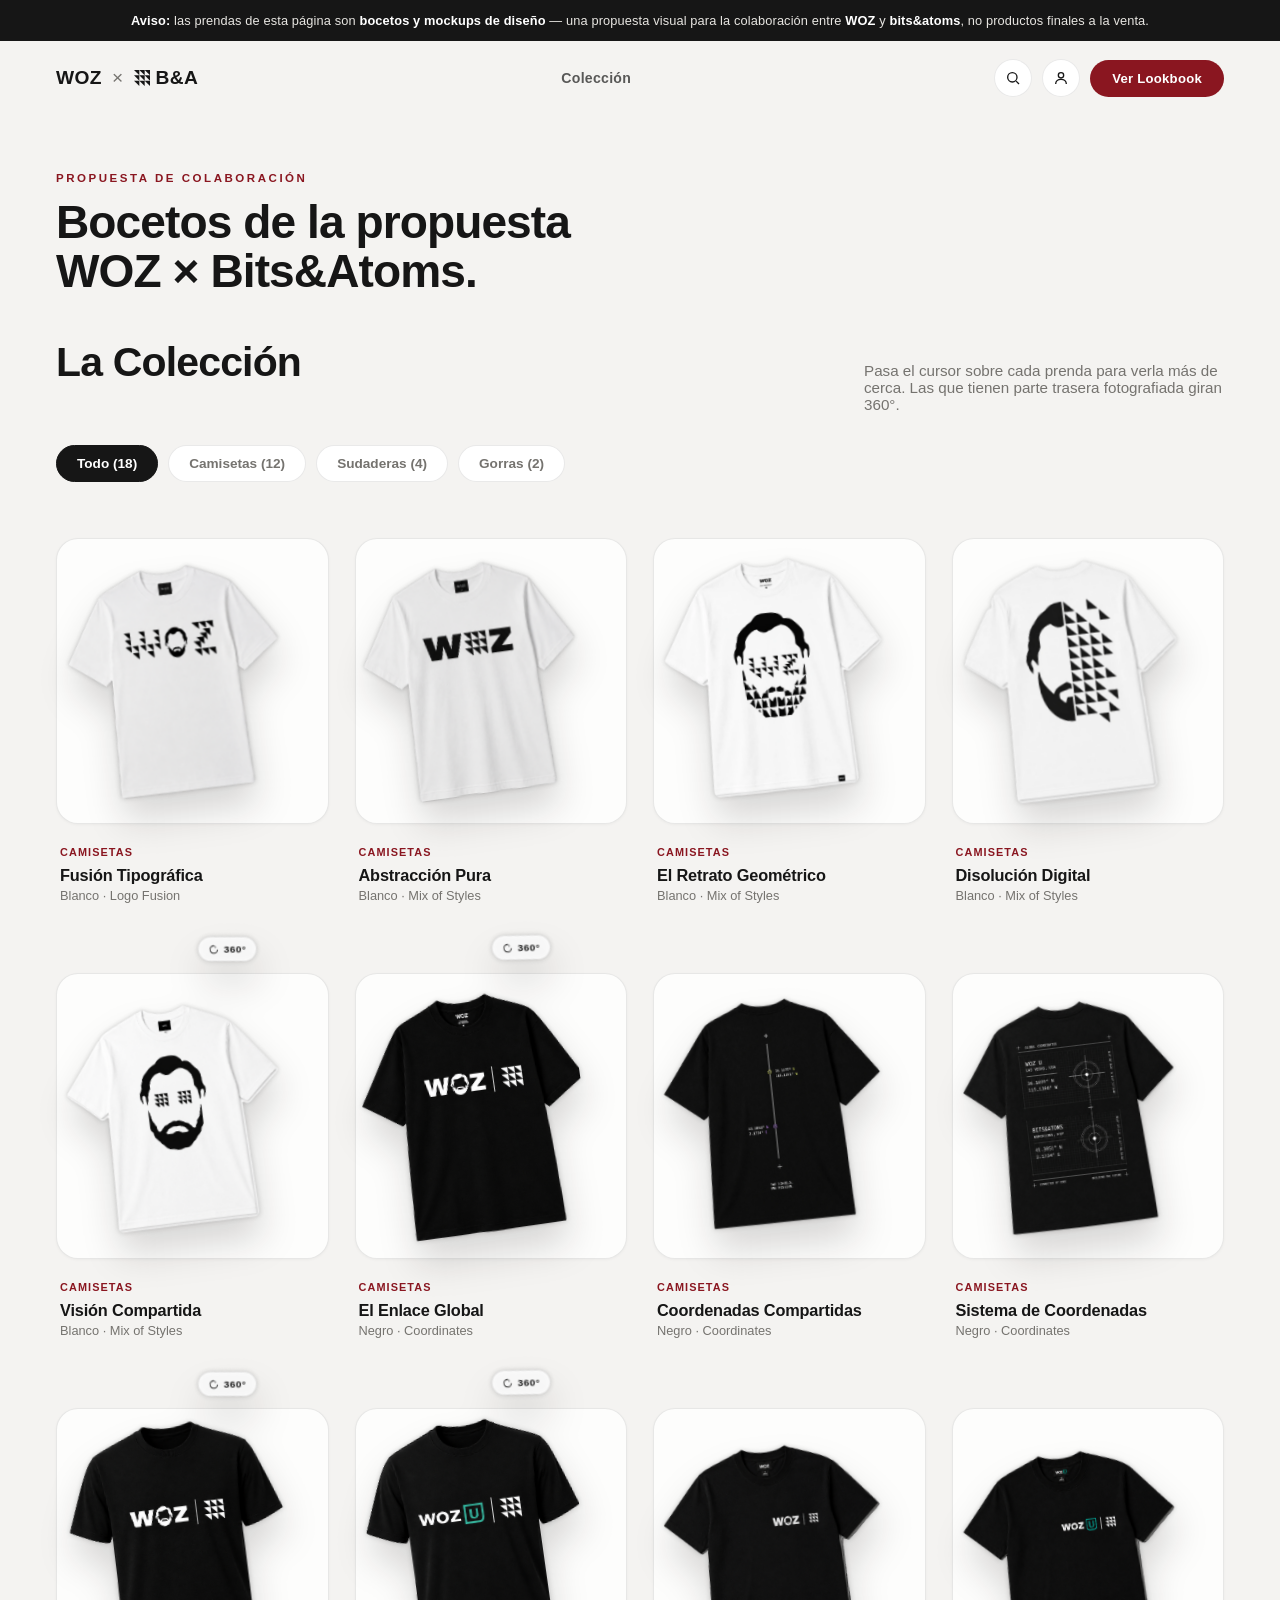
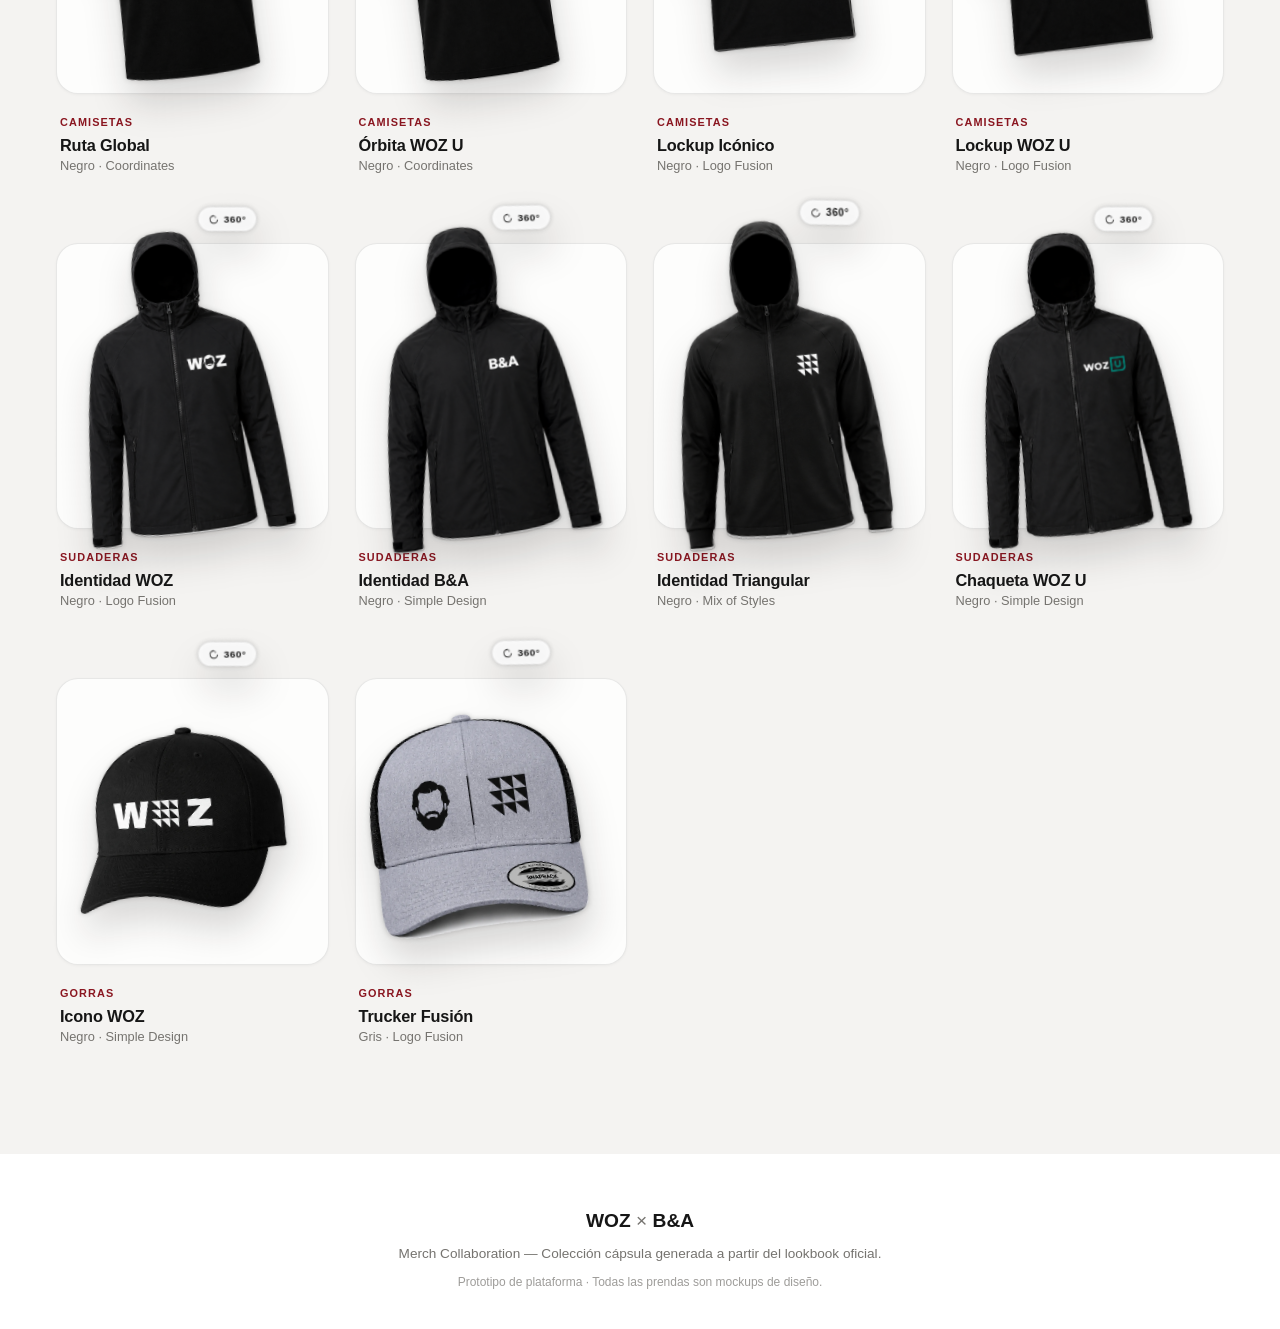
<file: index.html>
<!DOCTYPE html>
<html lang="es">
<head>
<meta charset="UTF-8">
<meta name="viewport" content="width=device-width, initial-scale=1.0">
<title>WOZ × B&A — Merch Collaboration</title>
<link rel="stylesheet" href="styles.css?v=10">
</head>
<body>

<div class="disclaimer-banner" role="note">
  <p><strong>Aviso:</strong> las prendas de esta página son <strong>bocetos y mockups de diseño</strong> — una propuesta visual para la colaboración entre <strong>WOZ</strong> y <strong>bits&amp;atoms</strong>, no productos finales a la venta.</p>
</div>

<header class="site-header" id="siteHeader">
  <div class="header-inner">
    <a href="#top" class="logo-lockup">
      <span class="logo-woz">WOZ</span>
      <span class="logo-x">×</span>
      <span class="logo-ba">
        <svg class="tri-mark" viewBox="0 0 40 40" aria-hidden="true">
          <polygon points="0,0 13.33,0 13.33,13.33"/>
          <polygon points="13.33,0 26.67,0 26.67,13.33"/>
          <polygon points="26.67,0 40,0 40,13.33"/>
          <polygon points="0,13.33 13.33,13.33 13.33,26.67"/>
          <polygon points="13.33,13.33 26.67,13.33 26.67,26.67"/>
          <polygon points="26.67,13.33 40,13.33 40,26.67"/>
          <polygon points="0,26.67 13.33,26.67 13.33,40"/>
          <polygon points="13.33,26.67 26.67,26.67 26.67,40"/>
          <polygon points="26.67,26.67 40,26.67 40,40"/>
        </svg>
        B&amp;A
      </span>
    </a>
    <nav class="main-nav">
      <a href="#coleccion">Colección</a>
    </nav>
    <div class="header-actions">
      <button class="icon-btn" aria-label="Buscar">
        <svg viewBox="0 0 24 24"><circle cx="11" cy="11" r="7"/><line x1="21" y1="21" x2="16.65" y2="16.65"/></svg>
      </button>
      <button class="icon-btn" aria-label="Cuenta">
        <svg viewBox="0 0 24 24"><circle cx="12" cy="8" r="4"/><path d="M4 21c0-4.4 3.6-7 8-7s8 2.6 8 7"/></svg>
      </button>
      <a class="cta-btn" href="lookbook.html">Ver Lookbook</a>
    </div>
  </div>
</header>

<main id="top">

  <section class="hero-simple">
    <p class="hero-eyebrow">Propuesta de Colaboración</p>
    <h1 class="hero-title">Bocetos de la propuesta<br>WOZ × Bits&amp;Atoms.</h1>
  </section>

  <section class="collection" id="coleccion">
    <div class="section-head">
      <h2>La Colección</h2>
      <p>Pasa el cursor sobre cada prenda para verla más de cerca. Las que tienen parte trasera fotografiada giran 360°.</p>
    </div>

    <div class="filters" id="filters"></div>

    <div class="product-grid" id="productGrid"></div>
  </section>


</main>

<footer class="site-footer">
  <div class="footer-inner">
    <div class="footer-logo">WOZ <span>×</span> B&amp;A</div>
    <p>Merch Collaboration — Colección cápsula generada a partir del lookbook oficial.</p>
    <p class="footer-fine">Prototipo de plataforma · Todas las prendas son mockups de diseño.</p>
  </div>
</footer>

<div class="lightbox" id="lightbox">
  <button class="lightbox-close" id="lightboxClose">✕</button>
  <div class="lightbox-content" id="lightboxContent"></div>
</div>

<script src="data.js?v=10"></script>
<script src="script.js?v=10"></script>
</body>
</html>
</file>
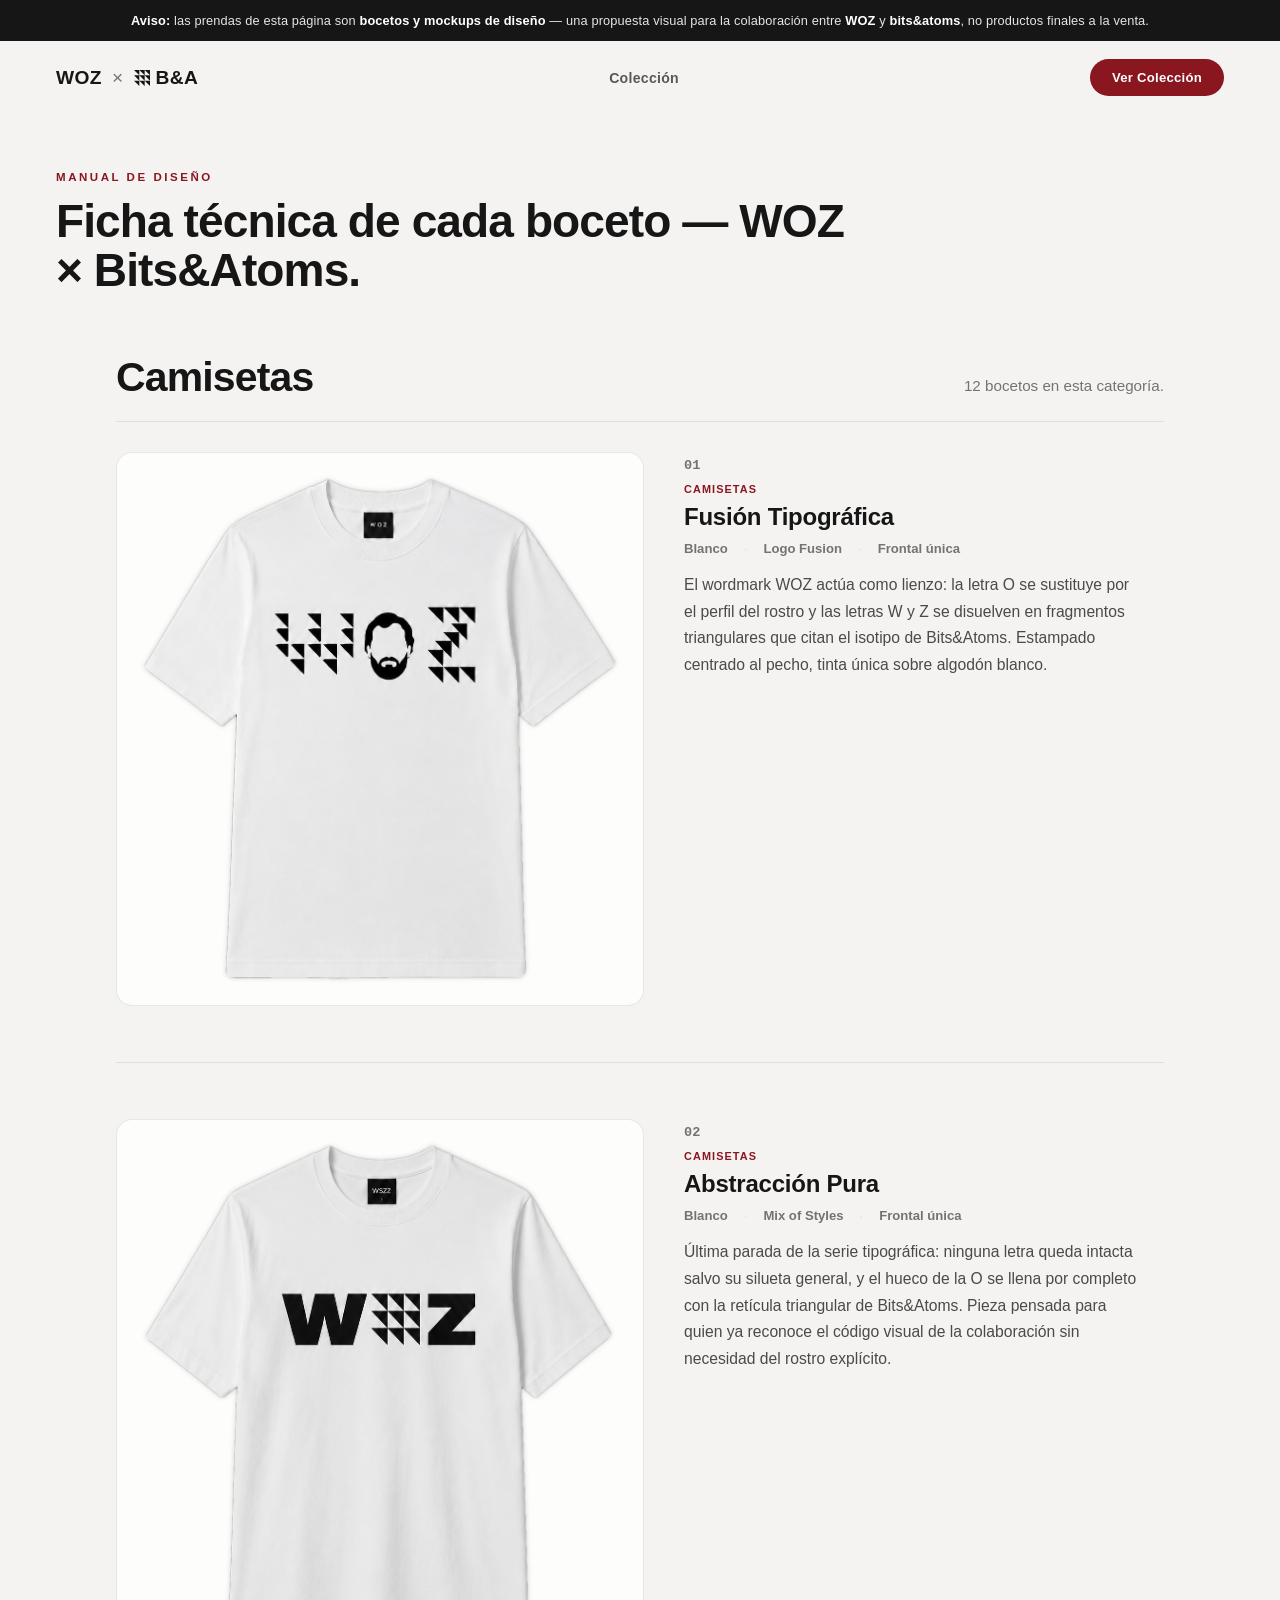
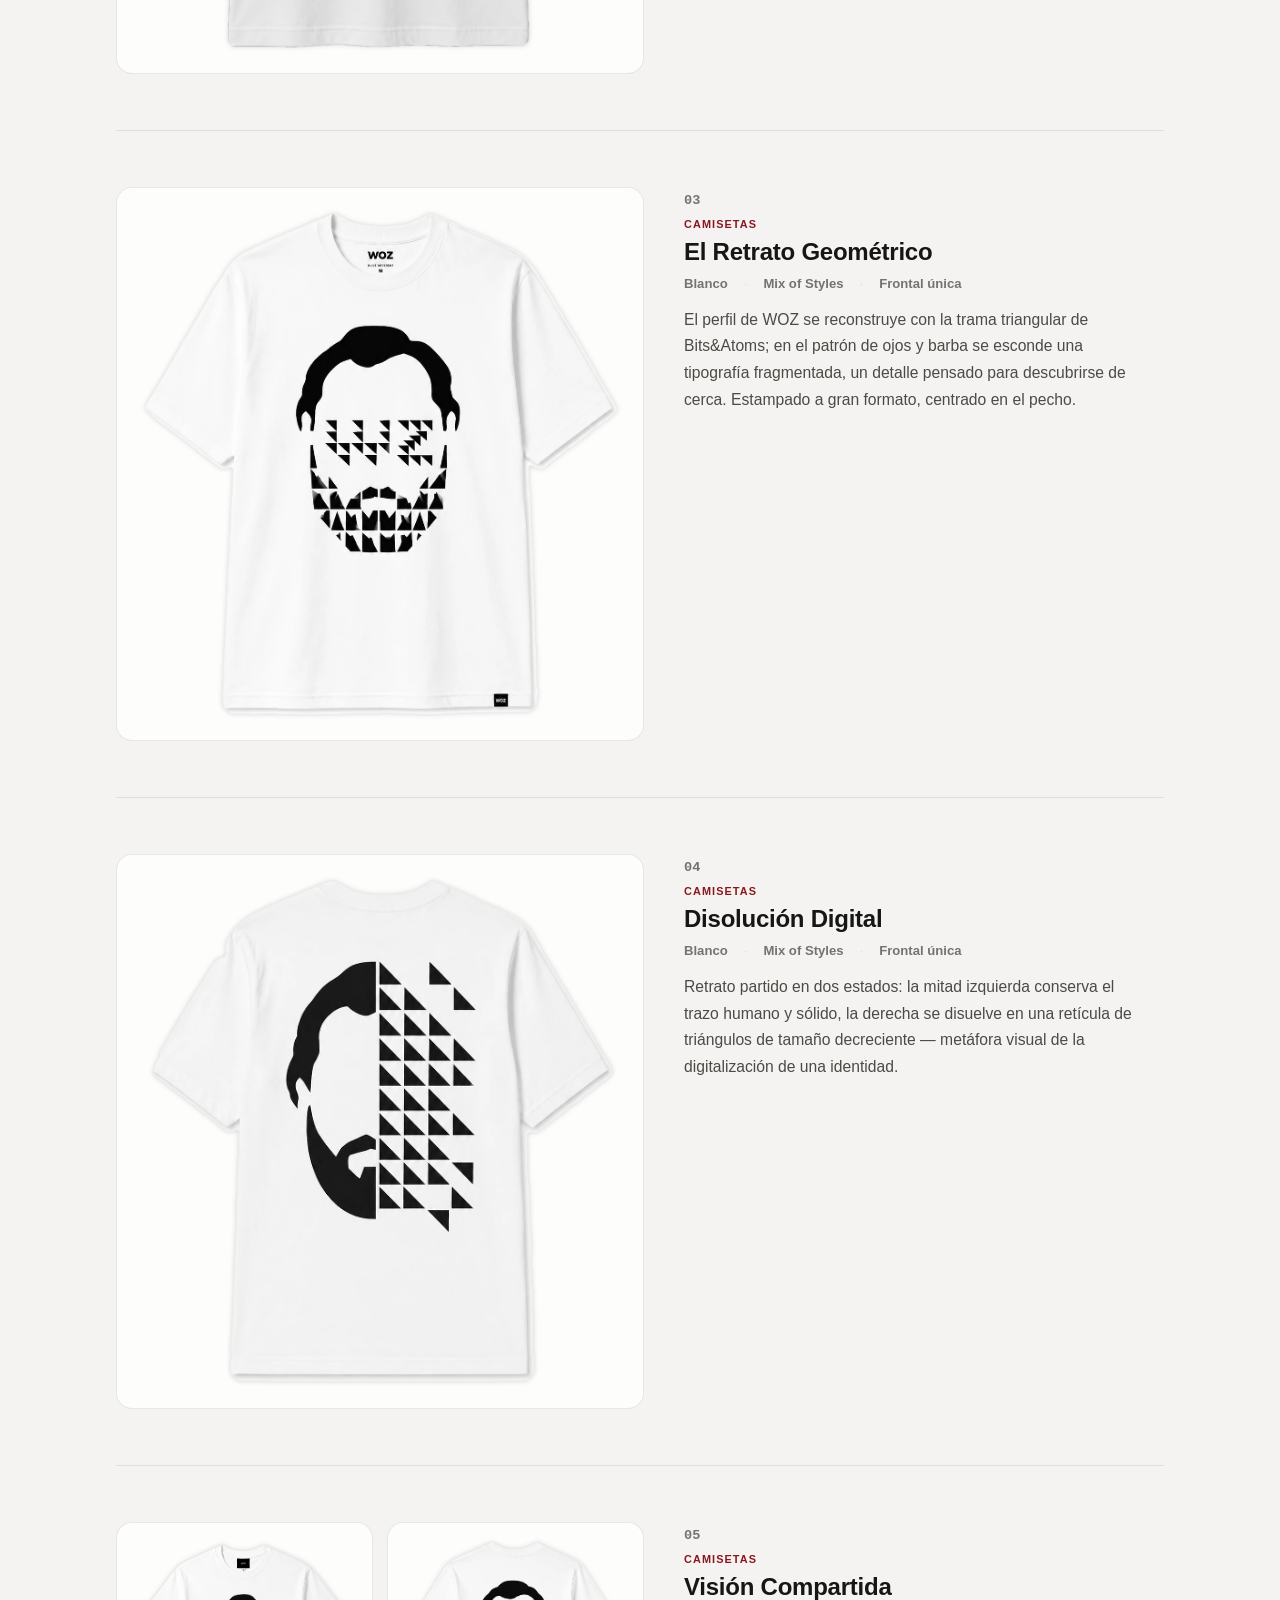
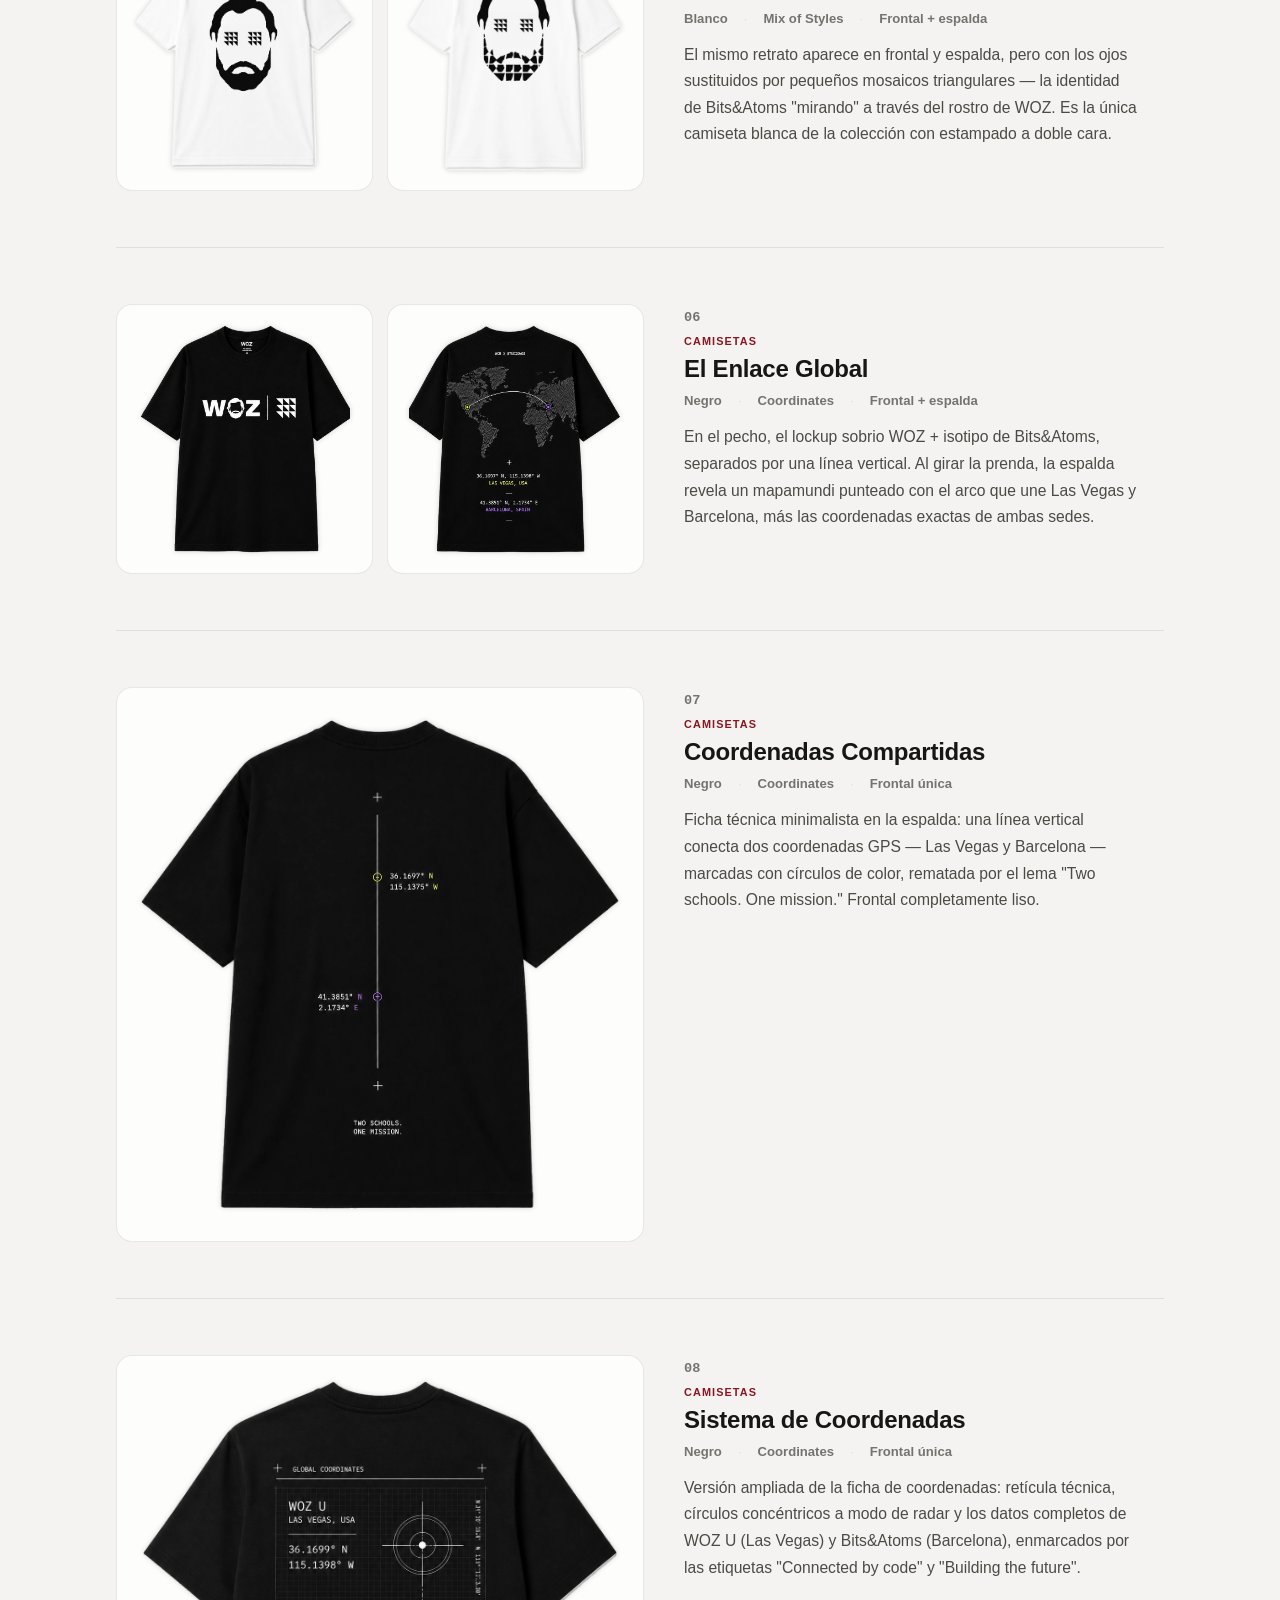
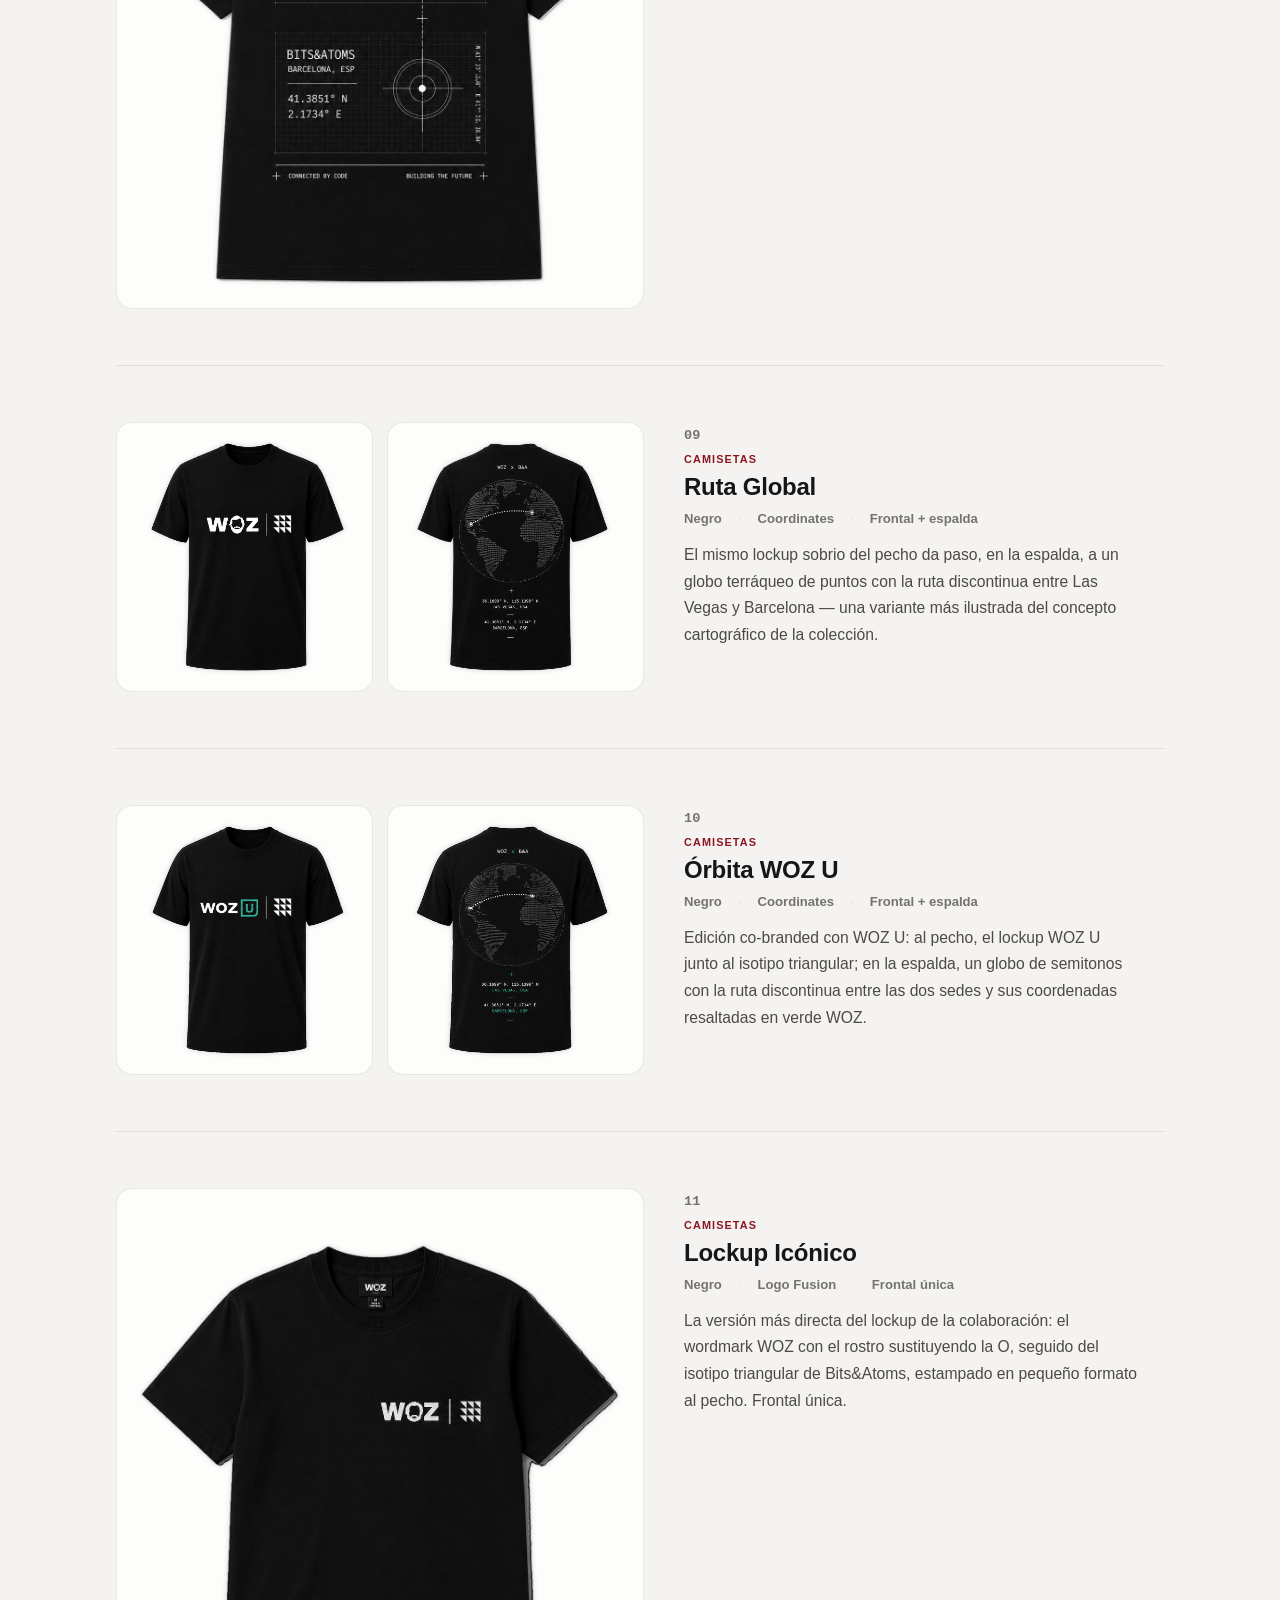
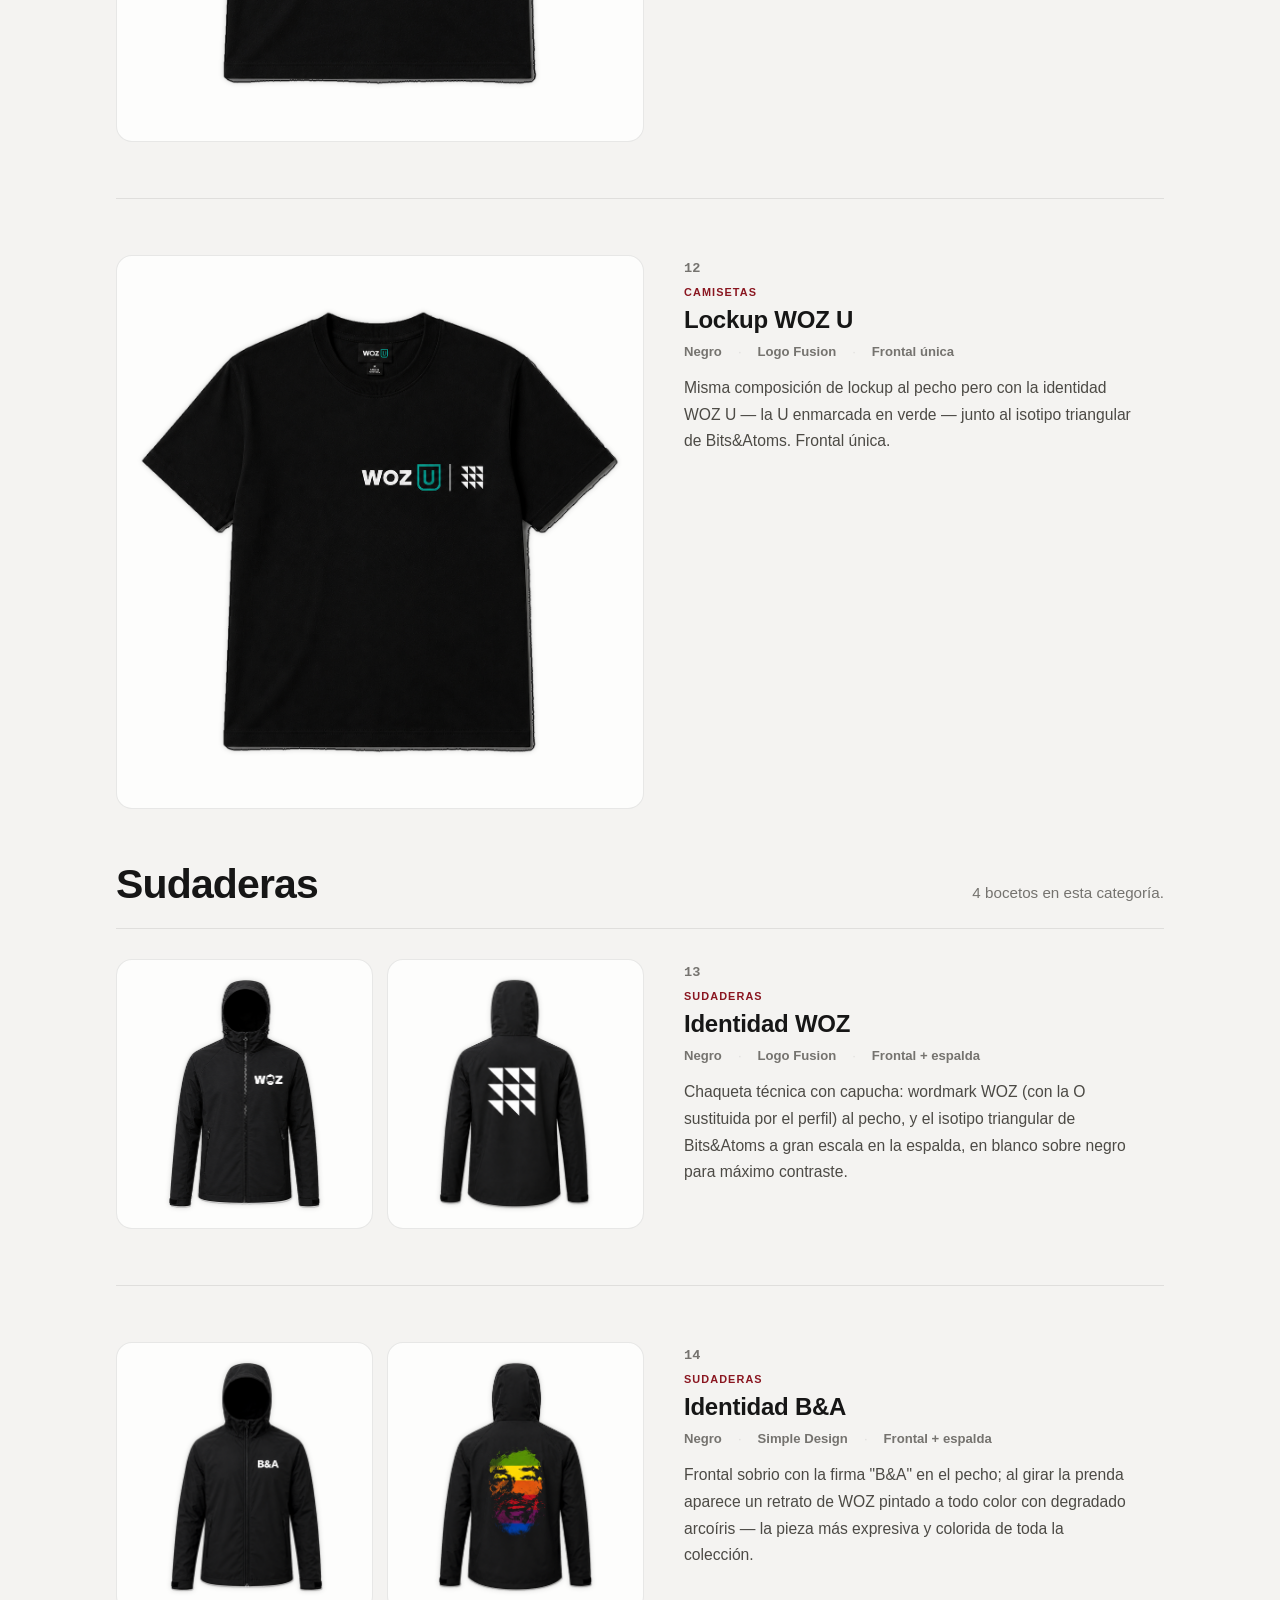
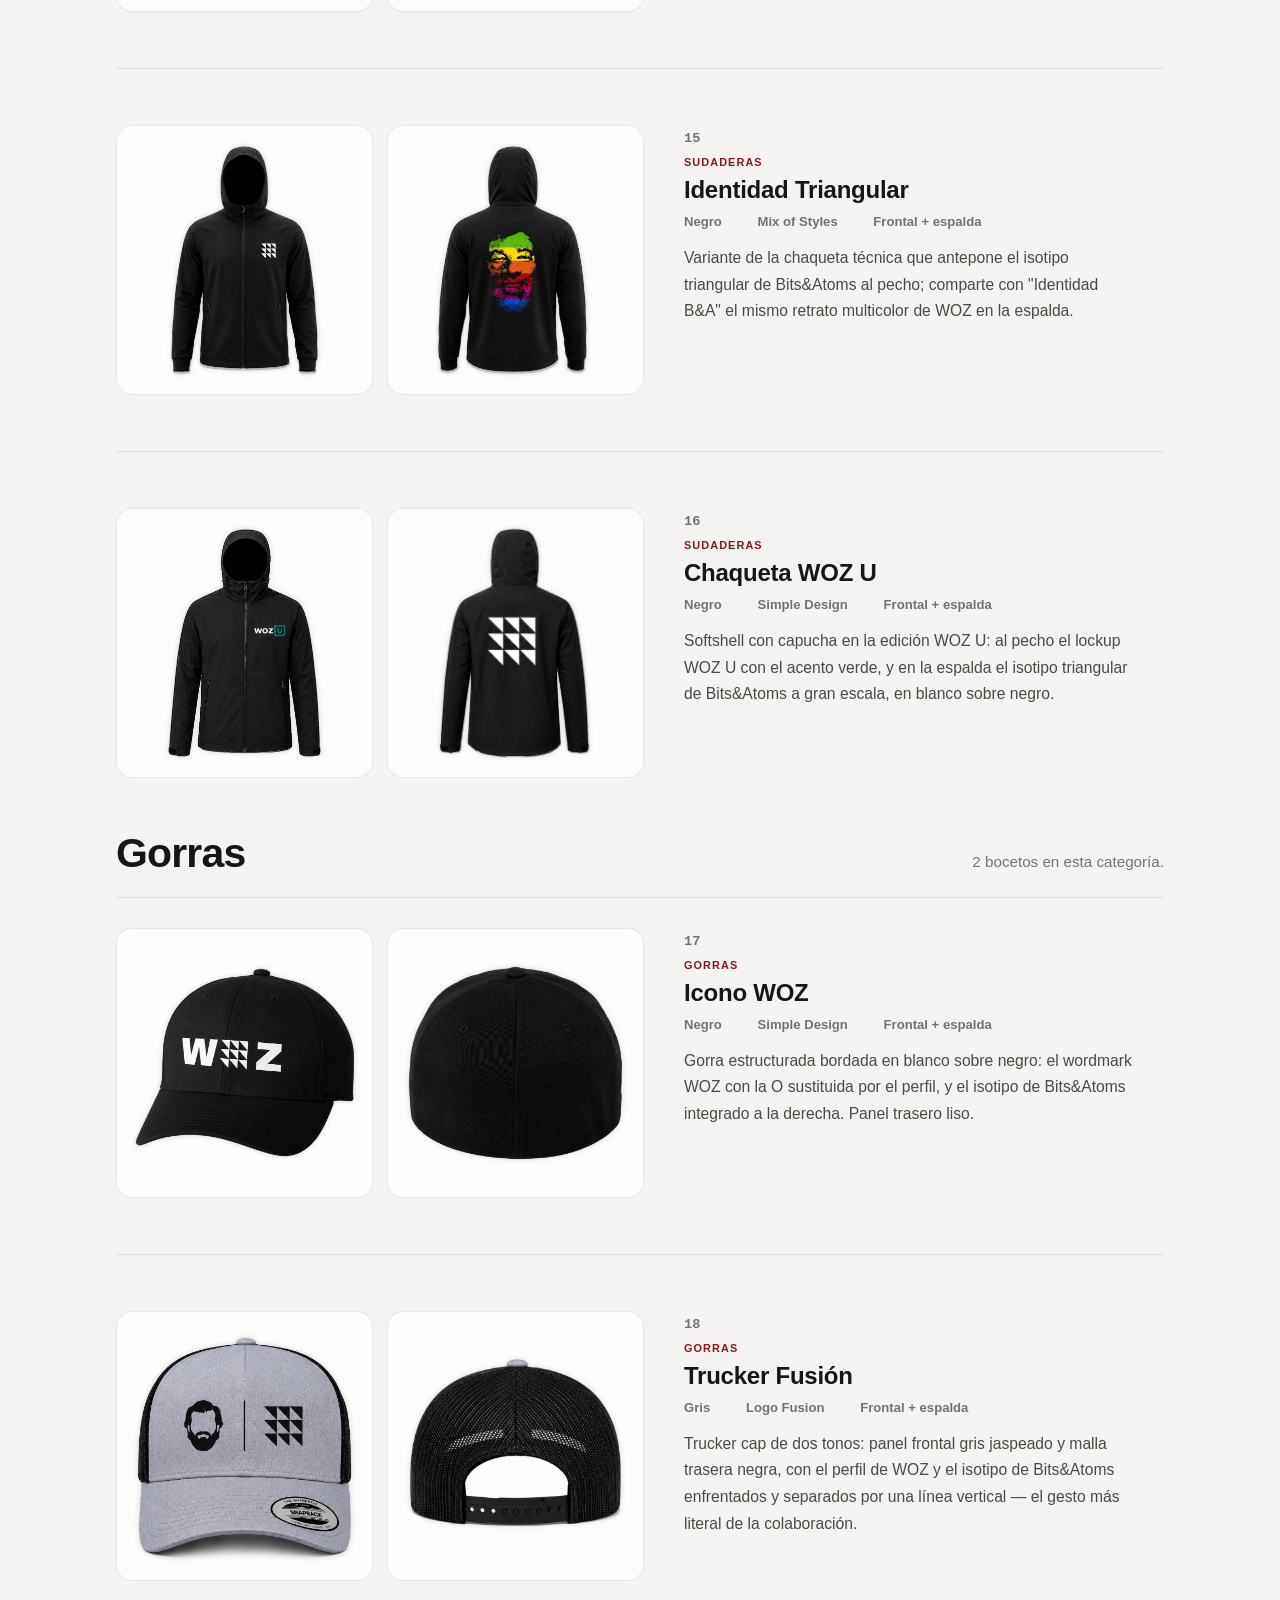
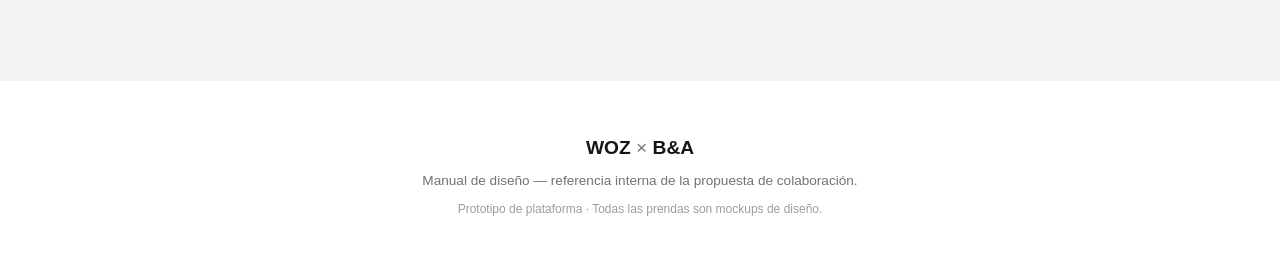
<file: lookbook.html>
<!DOCTYPE html>
<html lang="es">
<head>
<meta charset="UTF-8">
<meta name="viewport" content="width=device-width, initial-scale=1.0">
<title>Manual de Diseño — WOZ × B&A</title>
<link rel="stylesheet" href="styles.css?v=10">
</head>
<body>

<div class="disclaimer-banner" role="note">
  <p><strong>Aviso:</strong> las prendas de esta página son <strong>bocetos y mockups de diseño</strong> — una propuesta visual para la colaboración entre <strong>WOZ</strong> y <strong>bits&amp;atoms</strong>, no productos finales a la venta.</p>
</div>

<header class="site-header" id="siteHeader">
  <div class="header-inner">
    <a href="index.html" class="logo-lockup">
      <span class="logo-woz">WOZ</span>
      <span class="logo-x">×</span>
      <span class="logo-ba">
        <svg class="tri-mark" viewBox="0 0 40 40" aria-hidden="true">
          <polygon points="0,0 13.33,0 13.33,13.33"/>
          <polygon points="13.33,0 26.67,0 26.67,13.33"/>
          <polygon points="26.67,0 40,0 40,13.33"/>
          <polygon points="0,13.33 13.33,13.33 13.33,26.67"/>
          <polygon points="13.33,13.33 26.67,13.33 26.67,26.67"/>
          <polygon points="26.67,13.33 40,13.33 40,26.67"/>
          <polygon points="0,26.67 13.33,26.67 13.33,40"/>
          <polygon points="13.33,26.67 26.67,26.67 26.67,40"/>
          <polygon points="26.67,26.67 40,26.67 40,40"/>
        </svg>
        B&amp;A
      </span>
    </a>
    <nav class="main-nav">
      <a href="index.html#coleccion">Colección</a>
    </nav>
    <div class="header-actions">
      <a class="cta-btn" href="index.html">Ver Colección</a>
    </div>
  </div>
</header>

<main>
  <section class="hero-simple">
    <p class="hero-eyebrow">Manual de Diseño</p>
    <h1 class="hero-title">Ficha técnica de cada boceto — WOZ × Bits&amp;Atoms.</h1>
  </section>

  <div id="lookbookSections"></div>
</main>

<footer class="site-footer">
  <div class="footer-inner">
    <div class="footer-logo">WOZ <span>×</span> B&amp;A</div>
    <p>Manual de diseño — referencia interna de la propuesta de colaboración.</p>
    <p class="footer-fine">Prototipo de plataforma · Todas las prendas son mockups de diseño.</p>
  </div>
</footer>

<script src="data.js?v=10"></script>
<script src="lookbook.js?v=10"></script>
</body>
</html>
</file>
<file: styles.css>
/* ---------- Base ---------- */
:root{
  --bg:#f4f3f1;
  --card:#ffffff;
  --box-bg:#fdfdfc;
  --ink:#161616;
  --dim:#75736f;
  --line:rgba(20,20,20,.09);
  --accent:#8a1620;
  --accent-2:#b52430;
  --radius:22px;
}
*{box-sizing:border-box; margin:0; padding:0;}
html{scroll-behavior:smooth;}
#coleccion{scroll-margin-top:96px;}
body{
  background:var(--bg);
  color:var(--ink);
  font-family:'Helvetica Neue', Arial, sans-serif;
  overflow-x:hidden;
  -webkit-font-smoothing:antialiased;
}
img{display:block; max-width:100%;}
a{color:inherit; text-decoration:none;}
button{font-family:inherit; cursor:pointer;}

/* ---------- Disclaimer banner ---------- */
.disclaimer-banner{
  background:var(--ink); color:#fff; text-align:center;
  padding:11px clamp(20px,5vw,56px);
}
.disclaimer-banner p{
  max-width:1100px; margin:0 auto; font-size:.8rem; line-height:1.5; letter-spacing:.01em; color:#e8e6e2;
}
.disclaimer-banner strong{ color:#fff; font-weight:800; }

/* ---------- Header ---------- */
.site-header{
  position:sticky; top:0; left:0; right:0; z-index:100;
  background:rgba(244,243,241,.9); backdrop-filter:blur(10px);
  border-bottom:1px solid transparent;
  padding:18px clamp(20px,5vw,56px);
  transition:box-shadow .3s ease, border-color .3s ease, padding .3s ease;
}
.site-header.scrolled{ border-color:var(--line); box-shadow:0 6px 24px rgba(0,0,0,.05); padding:12px clamp(20px,5vw,56px); }
.header-inner{ max-width:1440px; margin:0 auto; display:flex; align-items:center; justify-content:space-between; gap:24px; }
.logo-lockup{display:flex; align-items:center; gap:10px; font-weight:800; letter-spacing:.02em; font-size:1.2rem; white-space:nowrap;}
.logo-x{color:var(--dim); font-weight:300;}
.logo-ba{display:flex; align-items:center; gap:6px;}
.tri-mark{width:16px; height:16px; fill:var(--ink);}
.main-nav{display:flex; gap:32px; font-size:.88rem; letter-spacing:.02em; font-weight:600;}
.main-nav a{color:var(--ink); opacity:.7; transition:opacity .2s;}
.main-nav a:hover{opacity:1;}
.header-actions{display:flex; align-items:center; gap:10px;}
.icon-btn{
  width:38px; height:38px; border-radius:50%; border:1px solid var(--line); background:var(--card);
  display:flex; align-items:center; justify-content:center;
}
.icon-btn svg{width:16px; height:16px; fill:none; stroke:var(--ink); stroke-width:2;}
.cta-btn{
  display:inline-block; background:var(--accent); color:#fff; border:none;
  padding:11px 22px; border-radius:999px; font-size:.82rem; font-weight:700;
  letter-spacing:.02em; transition:transform .2s ease, background .2s ease;
  cursor:pointer; white-space:nowrap;
}
.cta-btn:hover{transform:translateY(-2px); background:var(--accent-2);}
.cta-btn.large{padding:15px 28px; font-size:.9rem;}

/* ---------- Hero ---------- */
.hero-simple{
  max-width:1440px; margin:0 auto; padding:56px clamp(20px,5vw,56px) 8px;
}
.hero-eyebrow{ text-transform:uppercase; letter-spacing:.22em; font-size:.72rem; color:var(--accent); font-weight:800; margin-bottom:14px; }
.hero-title{ font-size:clamp(2rem,3.6vw,3.2rem); font-weight:800; line-height:1.05; letter-spacing:-0.02em; max-width:820px; }

.brand-tag{
  font-size:.68rem; text-transform:uppercase; letter-spacing:.1em; font-weight:800; color:var(--accent);
}

/* ---------- Tilted pop-out garment cards (shared) ---------- */
.tilt-wrap{
  position:absolute; top:-16%; left:9%; width:82%; height:128%;
  transform:rotate(-7deg); transform-origin:65% 85%;
  filter:drop-shadow(0 0 2.5px rgba(20,20,20,.22)) drop-shadow(0 22px 18px rgba(20,15,10,.16));
  transition:transform .45s cubic-bezier(.2,.8,.2,1);
}
.tilt-wrap.tilt-b{ transform:rotate(-8deg); transform-origin:60% 85%; }
.tilt-wrap.tilt-c{ transform:rotate(-6deg) scale(1.02); transform-origin:62% 85%; }
.card-box:hover .tilt-wrap{ transform:rotate(0deg) scale(1.12) translateY(-6px); z-index:6; }
.card-box:hover .tilt-wrap:has(.flip-scene.has-back){ transform:rotate(0deg); z-index:6; }

.flip-scene{ position:relative; width:100%; height:100%; perspective:1500px; cursor:pointer; }
.flip-inner{
  position:relative; width:100%; height:100%;
  transition:transform .9s cubic-bezier(.25,.8,.25,1);
  transform-style:preserve-3d;
  transform-origin:50% 50%;
}
.flip-scene.has-back:hover .flip-inner, .flip-scene.has-back.spin .flip-inner{ transform:rotateY(180deg); }
.flip-face{ position:absolute; inset:0; backface-visibility:hidden; -webkit-backface-visibility:hidden; display:flex; align-items:center; justify-content:center; }
.flip-face img{ width:100%; height:100%; object-fit:contain; object-position:center; }
.flip-back{ transform:rotateY(180deg); }

.badge-360{
  position:absolute; top:10px; right:10px; z-index:5;
  display:flex; align-items:center; gap:5px;
  background:rgba(255,255,255,.85); backdrop-filter:blur(6px);
  color:var(--ink); font-size:.62rem; font-weight:800; letter-spacing:.05em;
  padding:6px 10px; border-radius:999px; border:1px solid var(--line);
  pointer-events:none; transform:rotate(7deg);
}
.badge-360 svg{ width:10px; height:10px; fill:var(--ink); }

/* ---------- Section heads ---------- */
.section-head{
  max-width:1440px; margin:0 auto; padding:0 clamp(20px,5vw,56px);
  display:flex; align-items:baseline; justify-content:space-between; gap:20px; flex-wrap:wrap;
}
.section-head h2{ font-size:clamp(1.8rem,3.2vw,2.6rem); font-weight:800; letter-spacing:-0.02em; }
.section-head p{ color:var(--dim); font-size:.95rem; max-width:360px; }

/* ---------- Filters ---------- */
.filters{
  max-width:1440px; margin:32px auto 56px; padding:0 clamp(20px,5vw,56px);
  display:flex; gap:10px; flex-wrap:wrap;
}
.filter-pill{
  padding:10px 20px; border-radius:999px; border:1px solid var(--line);
  background:#fff; color:var(--dim); font-size:.85rem; font-weight:700;
  transition:all .25s ease;
}
.filter-pill:hover{ color:var(--ink); border-color:rgba(0,0,0,.25); }
.filter-pill.active{ background:var(--ink); color:#fff; border-color:var(--ink); }

/* ---------- Product grid ---------- */
.collection{ padding:36px 0 110px; }
.product-grid{
  max-width:1440px; margin:0 auto; padding:0 clamp(20px,5vw,56px);
  display:grid; grid-template-columns:repeat(4, 1fr); gap:70px 26px;
}
.product-card{ opacity:0; transform:translateY(24px); transition:opacity .6s ease, transform .6s ease; }
.product-card.in-view{ opacity:1; transform:translateY(0); }
.card-box{
  position:relative; background:var(--box-bg); border-radius:var(--radius);
  aspect-ratio:1/1.05; overflow:visible; box-shadow:0 1px 3px rgba(0,0,0,.04);
  border:1px solid var(--line); margin-bottom:18px;
}
.product-info{ padding:0 4px; }
.product-info .name{ font-size:1.02rem; font-weight:800; margin:6px 0 3px; letter-spacing:-0.01em; }
.product-info .meta{ font-size:.8rem; color:var(--dim); }

/* ---------- Lookbook / design manual ---------- */
#lookbookSections{ max-width:1160px; margin:0 auto; padding:0 clamp(20px,5vw,56px) 100px; }
.spec-section{ padding-top:52px; }
.spec-section .section-head{ max-width:none; margin:0 0 30px; padding:0; border-bottom:1px solid var(--line); padding-bottom:20px; }
.spec-list{ display:flex; flex-direction:column; gap:56px; }
.spec-row{
  display:grid; grid-template-columns:1.1fr 1fr; gap:40px; align-items:start;
  padding-bottom:56px; border-bottom:1px solid var(--line);
}
.spec-list .spec-row:last-child{ border-bottom:none; padding-bottom:0; }
.spec-images{ display:flex; gap:14px; }
.spec-img-box{
  flex:1; background:var(--box-bg); border:1px solid var(--line); border-radius:16px;
  aspect-ratio:1/1.05; display:flex; align-items:center; justify-content:center; padding:14px;
}
.spec-img-box img{ width:100%; height:100%; object-fit:contain; filter:drop-shadow(0 0 2.5px rgba(20,20,20,.2)); }
.spec-info{ padding-top:6px; }
.spec-index{ display:block; font-family:'Courier New', monospace; font-size:.85rem; color:var(--dim); font-weight:700; margin-bottom:10px; }
.spec-info .brand-tag{ display:block; margin-bottom:8px; }
.spec-info h3{ font-size:1.5rem; font-weight:800; letter-spacing:-0.01em; margin-bottom:10px; }
.spec-meta{ display:flex; flex-wrap:wrap; gap:10px 16px; font-size:.82rem; color:var(--dim); font-weight:700; margin-bottom:16px; }
.spec-meta span:not(:last-child)::after{ content:'·'; margin-left:16px; color:var(--line); font-weight:400; }
.spec-info p{ color:#4c4a45; line-height:1.7; font-size:.98rem; max-width:52ch; }

/* ---------- Footer ---------- */
.site-footer{ padding:56px clamp(20px,5vw,56px) 40px; text-align:center; background:#fff; }
.footer-logo{ font-weight:800; font-size:1.2rem; margin-bottom:14px; }
.footer-logo span{ color:var(--dim); font-weight:300; }
.footer-inner p{ color:var(--dim); font-size:.85rem; margin-top:4px; }
.footer-fine{ opacity:.7; font-size:.75rem !important; margin-top:14px !important; }

/* ---------- Lightbox ---------- */
.lightbox{
  position:fixed; inset:0; z-index:200; background:rgba(20,18,16,.6);
  display:flex; align-items:center; justify-content:center; padding:40px;
  opacity:0; pointer-events:none; transition:opacity .3s ease;
}
.lightbox.open{ opacity:1; pointer-events:auto; }
.lightbox-content{
  max-width:900px; width:100%; background:#fff; border-radius:28px; padding:28px;
  box-shadow:0 30px 80px rgba(0,0,0,.3);
  display:flex; flex-direction:column; align-items:center; gap:16px;
}
.lightbox-close{
  position:fixed; top:24px; right:28px; background:#fff; border:1px solid var(--line); color:var(--ink);
  font-size:1.2rem; width:44px; height:44px; border-radius:50%; z-index:210;
}
.lb-zoom-wrap{
  width:100%; height:min(76vh,760px); overflow:hidden; border-radius:18px;
  display:flex; align-items:center; justify-content:center; background:var(--box-bg);
  cursor:zoom-in;
}
.lb-zoom-wrap img{
  max-width:100%; max-height:100%; object-fit:contain;
  transition:transform .05s linear; will-change:transform;
  filter:drop-shadow(0 0 2.5px rgba(20,20,20,.22));
}
.lb-flip-btn{
  display:flex; align-items:center; gap:8px; background:var(--ink); color:#fff;
  border:none; padding:11px 20px; border-radius:999px; font-size:.82rem; font-weight:700;
  letter-spacing:.02em; transition:background .2s ease;
}
.lb-flip-btn:hover{ background:var(--accent); }
.lb-flip-btn svg{ width:14px; height:14px; fill:#fff; }

/* ---------- Responsive ---------- */
@media (max-width:1080px){
  .product-grid{ grid-template-columns:repeat(3,1fr); }
  .main-nav{ display:none; }
}
@media (max-width:680px){
  .product-grid{ grid-template-columns:repeat(2,1fr); gap:56px 16px; }
  .lb-zoom-wrap{ height:60vh; }
  .spec-row{ grid-template-columns:1fr; }
}
</file>
